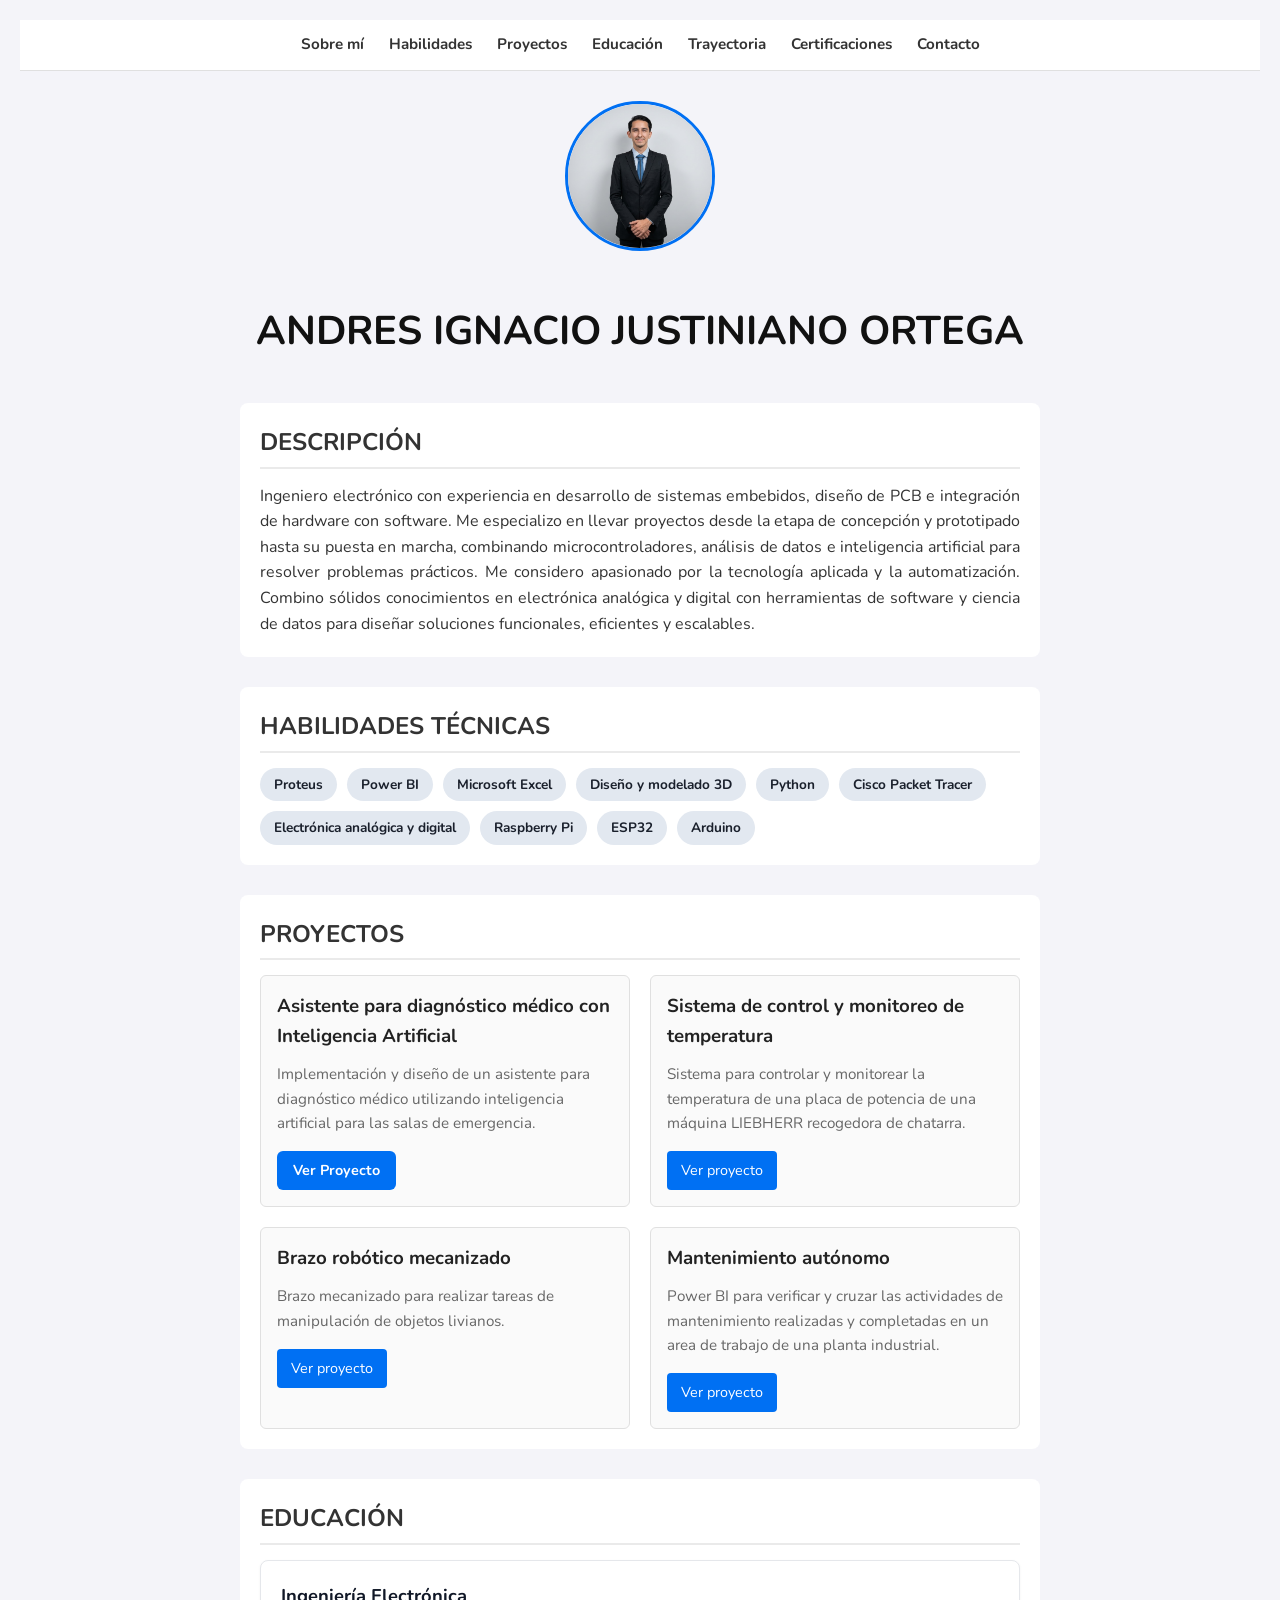
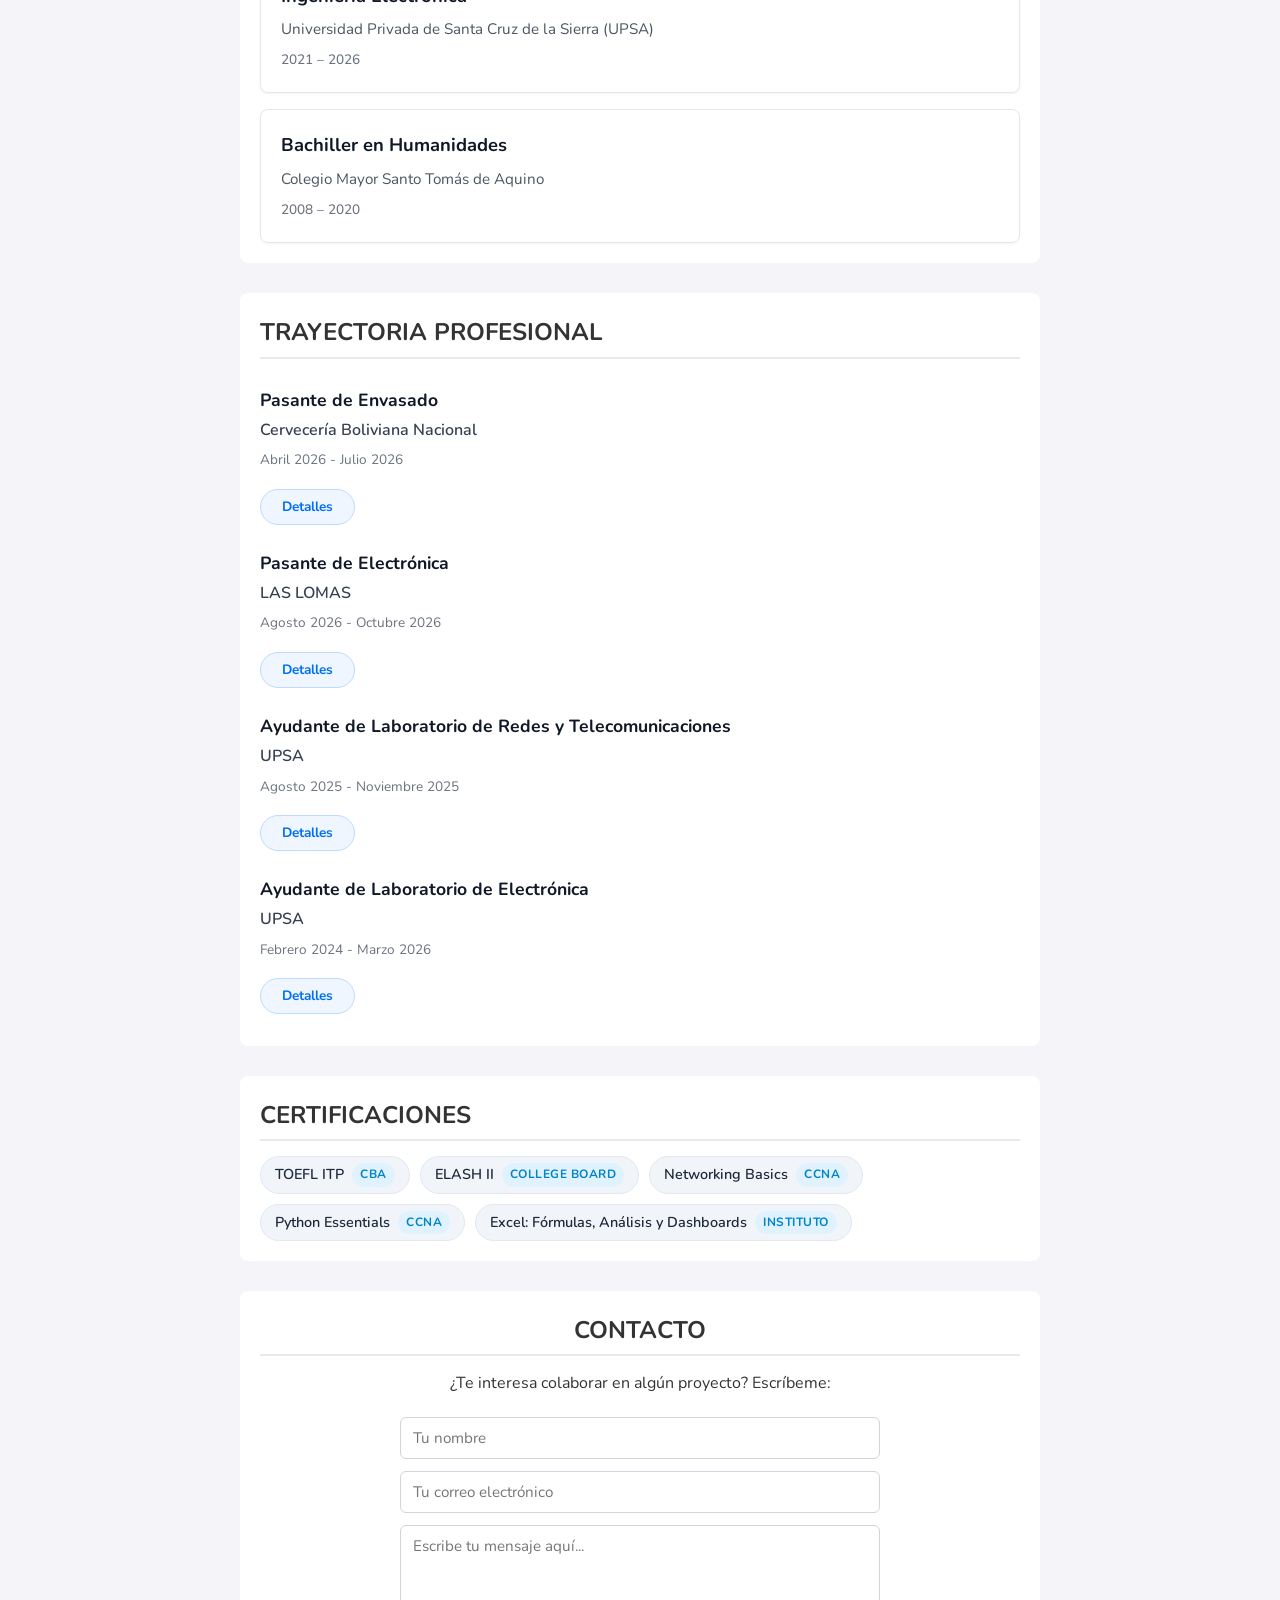
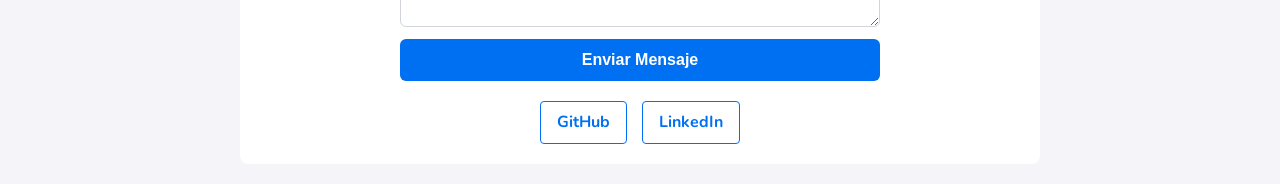
<file: index.html>
<!DOCTYPE html>
<html lang="es">
<head>
  <meta charset="UTF-8">
  <meta name="viewport" content="width=device-width, initial-scale=1.0">
  <title>Portafolio Personal</title>
  <link rel="stylesheet" href="style.css">
  
  <link rel="preconnect" href="https://fonts.googleapis.com">
  <link rel="preconnect" href="https://fonts.gstatic.com" crossorigin>
  <link href="https://fonts.googleapis.com/css2?family=Nunito:wght@400;600;700;800&display=swap" rel="stylesheet">
</head>
<body>

  <!-- Barra de Navegación -->
  <nav class="barra-navegacion">
    <ul>
      <li><a href="#sobre-mi">Sobre mí</a></li>
      <li><a href="#habilidades">Habilidades</a></li>
      <li><a href="#proyectos">Proyectos</a></li>
      <li><a href="#educacion animar-scroll">Educación</a></li>
      <li><a href="#trayectoria animar-scroll">Trayectoria</a></li>
      <li><a href="#certificaciones animar-scroll">Certificaciones</a></li>
      <li><a href="#contacto animar-scroll">Contacto</a></li>
    </ul>
  </nav>

  <!-- Encabezado con foto -->
  <header>
    <img src="foto_de_perfil.jpg" alt="Foto de perfil" class="foto-perfil">
    <h1>
      <span translate="no" class="notranslate">ANDRES IGNACIO JUSTINIANO ORTEGA</span>
    </h1>
  </header>

  <!-- Sección Sobre Mí -->
  <section id="sobre-mi">
    <h2>DESCRIPCIÓN</h2>
    <p style="text-align: justify;">Ingeniero electrónico con experiencia en desarrollo de sistemas 
      embebidos, diseño de PCB e integración de hardware con software. Me especializo en llevar 
      proyectos desde la etapa de concepción y prototipado hasta su puesta en marcha, combinando 
      microcontroladores, análisis de datos e inteligencia artificial para resolver problemas 
      prácticos. Me considero apasionado por la tecnología aplicada y la automatización. Combino 
      sólidos conocimientos en electrónica analógica y digital con herramientas de software y 
      ciencia de datos para diseñar soluciones funcionales, eficientes y escalables.</p>
  </section>

  <!-- Sección Habilidades -->
  <section id="habilidades">
    <h2>HABILIDADES TÉCNICAS</h2>
    <ul class="lista-habilidades animar-scroll">
      <li>Proteus</li>
      <li>Power BI</li>
      <li>Microsoft Excel</li>
      <li>Diseño y modelado 3D</li>
      <li>Python</li>
      <li>Cisco Packet Tracer</li>
      <li>Electrónica analógica y digital</li>
      <li>Raspberry Pi</li>
      <li>ESP32</li>
      <li>Arduino</li>
    </ul>
  </section>

  <!-- Sección Proyectos -->
  <section id="proyectos">
    <h2>PROYECTOS</h2>
    
    <div class="contenedor-proyectos">
      
      <article class="tarjeta-proyecto animar-scroll">
        <h3>Asistente para diagnóstico médico con Inteligencia Artificial</h3>
        <p>Implementación y diseño de un asistente para 
          diagnóstico médico utilizando inteligencia artificial para las salas de emergencia.</p>
        <a href="proyecto_asistente.html" class="boton-demo">Ver Proyecto</a>
      </article>

      <article class="tarjeta-proyecto animar-scroll">
        <h3>Sistema de control y monitoreo de temperatura</h3>
        <p>Sistema para controlar y monitorear la temperatura de una 
          placa de potencia de una máquina LIEBHERR recogedora de chatarra.
        </p>
        <a href="proyecto_liebherr.html" class="boton-proyecto">Ver proyecto</a>
      </article>

      <article class="tarjeta-proyecto animar-scroll">
        <h3>Brazo robótico mecanizado</h3>
        <p>Brazo mecanizado para realizar tareas de manipulación de objetos livianos.</p>
        <a href="proyecto_brazo.html" class="boton-proyecto">Ver proyecto</a>
      </article>

      <article class="tarjeta-proyecto animar-scroll">
        <h3>Mantenimiento autónomo</h3>
        <p>Power BI para verificar y cruzar las actividades de mantenimiento realizadas y completadas
          en un area de trabajo de una planta industrial.
        </p>
        <a href="proyecto_envasado.html" class="boton-proyecto">Ver proyecto</a>
      </article>

    </div>
  </section>

<!-- Sección Educación -->
<section id="educacion animar-scroll" class="tarjeta-info">
  <h2>EDUCACIÓN</h2>

  <div class="contenedor-tarjetas-edu animar-scroll">
    <!-- Tarjeta 1: Universidad -->
    <div class="tarjeta-edu">
      <h3>Ingeniería Electrónica</h3>
      <p class="institucion">Universidad Privada de Santa Cruz de la Sierra (UPSA)</p>
      <span class="fecha">2021 – 2026</span>
    </div>

    <!-- Tarjeta 2: Colegio -->
    <div class="tarjeta-edu animar-scroll">
      <h3>Bachiller en Humanidades</h3>
      <p class="institucion">Colegio Mayor Santo Tomás de Aquino</p>
      <span class="fecha">2008 – 2020</span>
    </div>
  </div>
</section>

<!-- Sección Trayectoria Profesional -->
<section id="trayectoria animar-scroll" class="tarjeta-info">
  <h2>TRAYECTORIA PROFESIONAL</h2>

  <div class="experiencia-item animar-scroll">
    <div class="experiencia-cabecera">
      <div class="experiencia-datos">
        <h3>Pasante de Envasado</h3>
        <p class="empresa">Cervecería Boliviana Nacional</p>
        <span class="fecha">Abril 2026 - Julio 2026</span>
      </div>

      <!-- Menú desplegable con botón a la derecha -->
      <details class="desplegable-detalles">
        <summary class="boton-detalles">Detalles</summary>
        <div class="contenido-detalles">
          <ul>
            <li>Soporte en proyecto de mantenimiento autónomo.</li>
            <li>Elaboración de documentación técnica.</li>
            <li>Análisis de datos, registros y métricas usando Power BI.</li>
            <li>Soporte en labores de inventario y almacén.</li>
          </ul>
        </div>
      </details>
    </div>
  </div>

  <!-- Experiencia 2 -->
  <div class="experiencia-item animar-scroll">
    <div class="experiencia-cabecera">
      <div class="experiencia-datos">
        <h3>Pasante de Electrónica</h3>
        <p class="empresa">LAS LOMAS</p>
        <span class="fecha">Agosto 2026 - Octubre 2026</span>
      </div>

      <details class="desplegable-detalles">
        <summary class="boton-detalles">Detalles</summary>
        <div class="contenido-detalles">
          <ul>
            <li>Elaboración de proyectos para el personal de la planta.</li>
            <li>Mantenimiento de maquinaria y equipos electrónicos.</li>
            <li>Apoyo en labores de inventario, almacén y documentación de registro.</li>
            <li>Soporte en labores de reparación automotriz.</li>
          </ul>
        </div>
      </details>
    </div>
  </div>

  <!-- Experiencia 3 -->
  <div class="experiencia-item animar-scroll">
    <div class="experiencia-cabecera">
      <div class="experiencia-datos">
        <h3>Ayudante de Laboratorio de Redes y Telecomunicaciones</h3>
        <p class="empresa">UPSA</p>
        <span class="fecha">Agosto 2025 - Noviembre 2025</span>
      </div>

      <details class="desplegable-detalles">
        <summary class="boton-detalles">Detalles</summary>
        <div class="contenido-detalles">
          <ul>
            <li>Asistencia y soporte durante sesiones de laboratorio.</li>
            <li>Mantenimiento de dispositivos como Routers, Switches y PCs.</li>
            <li>Inventario de materiales y equipos disponibles.</li>
            <li>Soporte tecnico tanto a estudiantes como maestros.</li>
          </ul>
        </div>
      </details>
    </div>
  </div>

  <!-- Experiencia 4 -->
  <div class="experiencia-item animar-scroll">
    <div class="experiencia-cabecera">
      <div class="experiencia-datos">
        <h3>Ayudante de Laboratorio de Electrónica</h3>
        <p class="empresa">UPSA</p>
        <span class="fecha">Febrero 2024 - Marzo 2026</span>
      </div>

      <details class="desplegable-detalles">
        <summary class="boton-detalles">Detalles</summary>
        <div class="contenido-detalles">
          <ul>
            <li>Soporte tecnico tanto a estudiantes como maestros.</li>
            <li>Gestion de inventario de componentes, materiales y herramientas.</li>
            <li>Mantenimiento de dispositivos electrónicos.</li>
            <li>Apoyo en proyectos de laboratorio.</li>
          </ul>
        </div>
      </details>
    </div>
  </div>

</section>

<!-- Sección Certificaciones -->
<section id="certificaciones animar-scroll" class="tarjeta-info">
  <h2>CERTIFICACIONES</h2>
  <div class="contenedor-tags">
    <div class="tag-certificacion animar-scroll">
      <span class="cert-nombre">TOEFL ITP</span>
      <span class="cert-emisor">CBA</span>
    </div>

    <div class="tag-certificacion animar-scroll">
      <span class="cert-nombre">ELASH II</span>
      <span class="cert-emisor">COLLEGE BOARD</span>
    </div>

    <div class="tag-certificacion animar-scroll">
      <span class="cert-nombre">Networking Basics</span>
      <span class="cert-emisor">CCNA</span>
    </div>

    <div class="tag-certificacion animar-scroll">
      <span class="cert-nombre">Python Essentials</span>
      <span class="cert-emisor">CCNA</span>
    </div>

    <div class="tag-certificacion animar-scroll">
      <span class="cert-nombre">Excel: Fórmulas, Análisis y Dashboards</span>
      <span class="cert-emisor">INSTITUTO</span>
    </div>
  </div>
</section>

  <!-- Contacto -->
  <footer id="contacto animar-scroll">
    <h2>CONTACTO</h2>
    <p>¿Te interesa colaborar en algún proyecto? Escríbeme:</p>

    <!-- Formulario de Formspree -->
    <form action="https://formspree.io/f/xvkglbeq" method="POST" class="formulario-contacto">
      <input type="text" name="name" placeholder="Tu nombre" required>
      <input type="email" name="email" placeholder="Tu correo electrónico" required>
      <textarea name="message" rows="4" placeholder="Escribe tu mensaje aquí..." required></textarea>
      <button type="submit" class="boton-enviar">Enviar Mensaje</button>
    </form>

    <div class="redes-contacto animar-scroll">
      <a href="https://github.com/andresjustinianoortega" target="_blank" class="enlace-contacto">GitHub</a>
      <a href="https://www.linkedin.com/in/andresignaciojustinianoortega/?isSelfProfile=true" target="_blank" class="enlace-contacto">LinkedIn</a>
    </div>
  </footer>
  
  <script>
  const observador = new IntersectionObserver((entradas) => {
    entradas.forEach((entrada) => {
      if (entrada.isIntersecting) {
        entrada.target.classList.add('visible'); // Aparece al llegar a él
      }
    });
  }, { threshold: 0.1 }); // Se activa cuando se asoma un 10% del elemento

  // Le aplica el observador a todo lo que tenga la clase .animar-scroll
  document.querySelectorAll('.animar-scroll').forEach((el) => observador.observe(el));
</script>

</body>
</html>
</file>
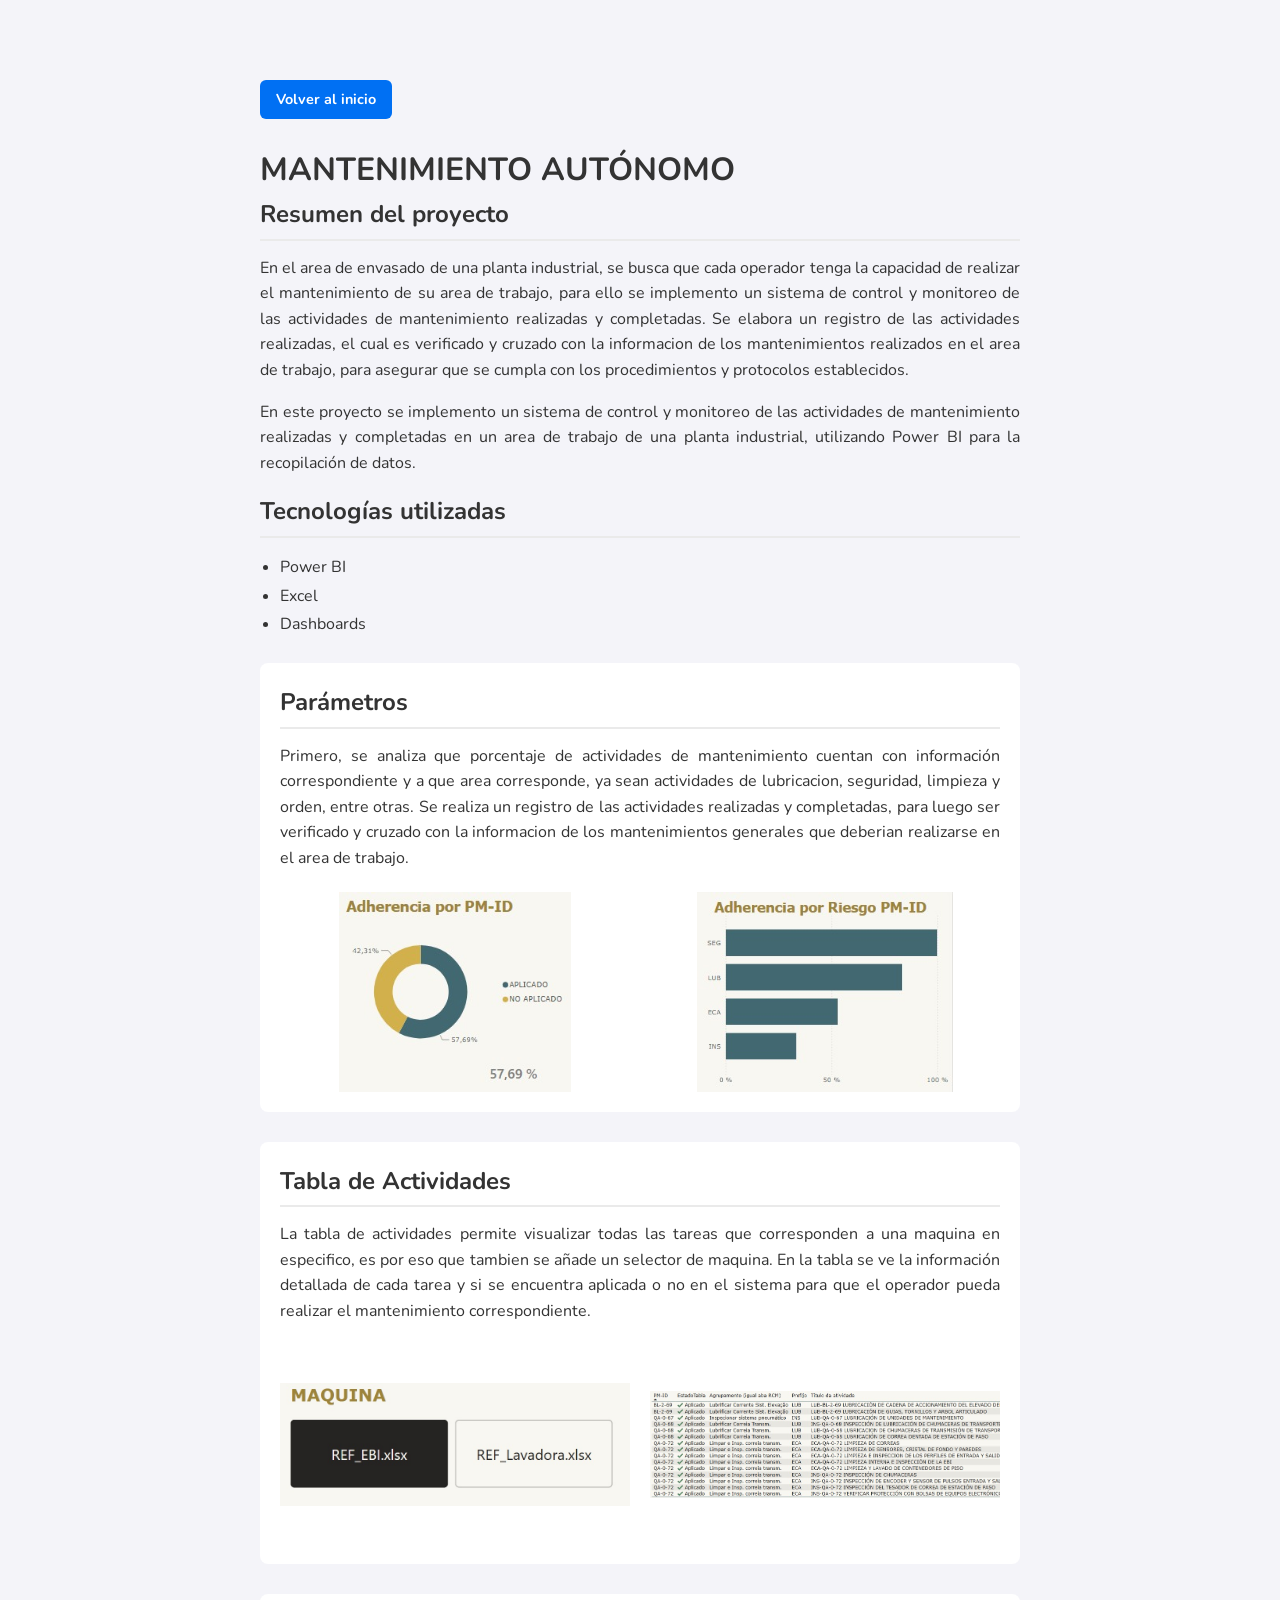
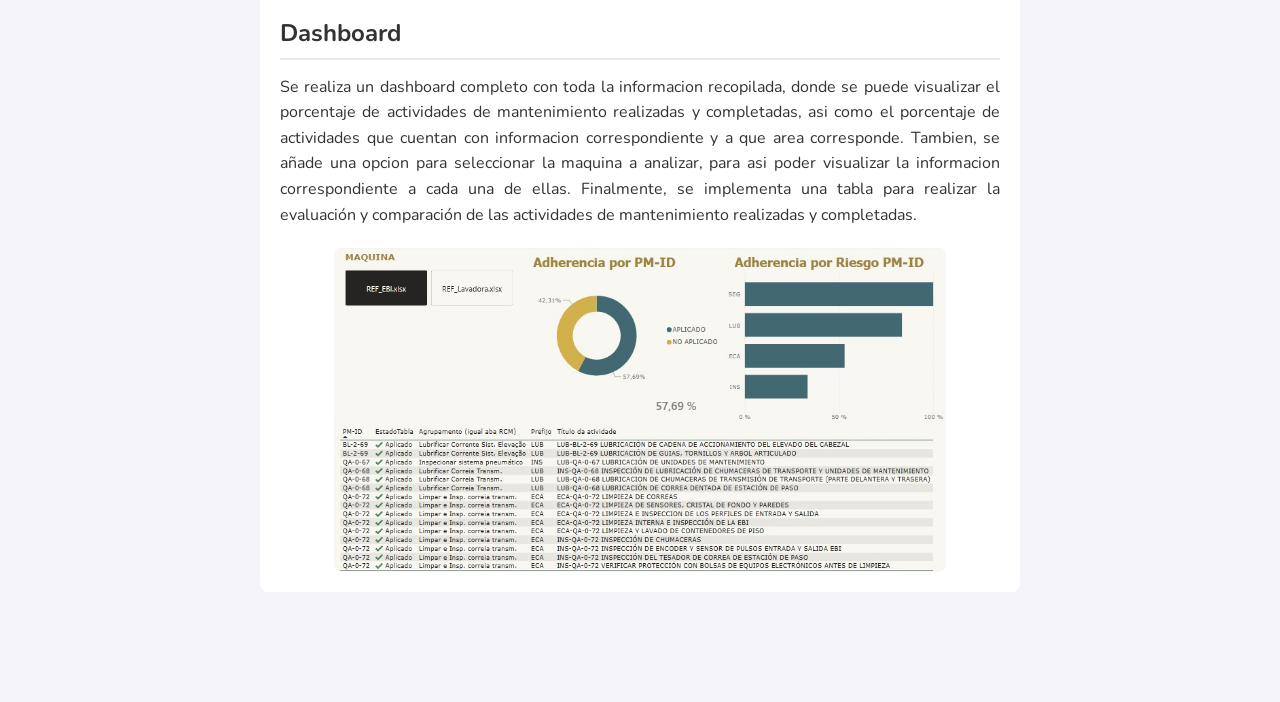
<file: proyecto_envasado.html>
<!DOCTYPE html>
<html lang="es">
<head>
  <meta charset="UTF-8">
  <meta name="viewport" content="width=device-width, initial-scale=1.0">
  <title>Mantenimiento autónomo</title>
  <!-- Reutilizamos tu mismo archivo de estilos -->
  <link rel="stylesheet" href="style.css">
  
  <link rel="preconnect" href="https://fonts.googleapis.com">
  <link rel="preconnect" href="https://fonts.gstatic.com" crossorigin>
  <link href="https://fonts.googleapis.com/css2?family=Nunito:wght@400;600;700;800&display=swap" rel="stylesheet">  
</head>
<body>

  <!-- Contenedor central -->
  <main class="contenedor-principal" style="max-width: 800px; margin: 40px auto; padding: 20px;">
    
    <!-- Botón para regresar al inicio -->
    <a href="index.html" class="boton-demo">Volver al inicio</a>

    <h1>MANTENIMIENTO AUTÓNOMO</h1>

    <h2>Resumen del proyecto</h2>
    <p style="line-height: 1.6; margin-bottom: 16px; text-align: justify;">
      En el area de envasado de una planta industrial, se busca que cada operador tenga la capacidad 
      de realizar el mantenimiento de su area de trabajo, para ello se implemento un sistema de
      control y monitoreo de las actividades de mantenimiento realizadas y completadas. Se elabora
      un registro de las actividades realizadas, el cual es verificado y cruzado con la informacion
      de los mantenimientos realizados en el area de trabajo, para asegurar que se cumpla con los 
      procedimientos y protocolos establecidos.
    </p>
    <p style="line-height: 1.6; margin-bottom: 16px; text-align: justify;">
      En este proyecto se implemento un sistema de control y monitoreo de las actividades de mantenimiento
      realizadas y completadas en un area de trabajo de una planta industrial, utilizando Power BI para la 
      recopilación de datos.
    </p>

    <h2>Tecnologías utilizadas</h2>
    <ul style="padding-left: 20px; line-height: 1.8; margin-bottom: 24px;">
      <li>Power BI</li>
      <li>Excel</li>
      <li>Dashboards</li>
    </ul>

  <!-- 1. Parametros -->
    <section class="seccion-detalle animar-scroll">
      <h2>Parámetros</h2>
      <p style="text-align: justify;">
        Primero, se analiza que porcentaje de actividades de mantenimiento cuentan con información 
        correspondiente y a que area corresponde, ya sean actividades de lubricacion, seguridad,
        limpieza y orden, entre otras. Se realiza un registro de las actividades realizadas y completadas,
        para luego ser verificado y cruzado con la informacion de los mantenimientos generales que
        deberian realizarse en el area de trabajo.
      </p>
      <div class="galeria-fotos animar-scroll">
        <img src="adherencia.png" alt="Adherencia por PM ID" class="img-detalle">
        <img src="riesgo.png" alt="Análisis por riesgo" class="img-detalle">
        </div>
    </section>

    <!-- 2. Tabla -->
    <section class="seccion-detalle animar-scroll">
      <h2>Tabla de Actividades</h2>
      <p style="text-align: justify;">
        La tabla de actividades permite visualizar todas las tareas que corresponden a una maquina
        en especifico, es por eso que tambien se añade un selector de maquina. En la tabla se ve
        la información detallada de cada tarea y si se encuentra aplicada o no en el sistema
        para que el operador pueda realizar el mantenimiento correspondiente.
      </p>
      <div class="galeria-fotos animar-scroll">
        <img src="selector_de_maquina.png" alt="Seleccionar maquina" class="img-detalle">
        <img src="tabla_comparacion.png" alt="Tabla de Comparación" class="img-detalle">
      </div>
    </section>

    <!-- 3. Dashboard completo -->
    <section class="seccion-detalle animar-scroll">
      <h2>Dashboard</h2>
      <p style="text-align: justify;">
        Se realiza un dashboard completo con toda la informacion recopilada, donde se puede visualizar
        el porcentaje de actividades de mantenimiento realizadas y completadas, asi como el porcentaje de 
        actividades que cuentan con informacion correspondiente y a que area corresponde. Tambien, se añade
        una opcion para seleccionar la maquina a analizar, para asi poder visualizar la informacion 
        correspondiente a cada una de ellas. Finalmente, se implementa una tabla para realizar la 
        evaluación y comparación de las actividades de mantenimiento realizadas y completadas.
      <div class="contenedor-centrado animar-scroll">
        <img src="dashboard.png" alt="Dashboard Power BI">
       </div>
    </section>

      <script>
    const observador = new IntersectionObserver((entradas) => {
      entradas.forEach((entrada) => {
        if (entrada.isIntersecting) {
          entrada.target.classList.add('visible'); // Aparece al llegar a él
        }
      });
    }, { threshold: 0.1 }); // Se activa cuando se asoma un 10% del elemento

    // Le aplica el observador a todo lo que tenga la clase .animar-scroll
    document.querySelectorAll('.animar-scroll').forEach((el) => observador.observe(el));
  </script>

  </main>

</body>
</html>
</file>
<file: style.css>
html {
  scroll-behavior: smooth; /* Hace que el desplazamiento sea fluido y animado */
}

/* 1. Reset básico y tipografía general */
* {
  margin: 0;
  padding: 0;
  box-sizing: border-box;
}

h1 {
  margin-top: 25px;
}

body {
  font-family: 'Nunito', system-ui, -apple-system, sans-serif;
  background-color: #f4f4f9;
  color: #333333;
  line-height: 1.6;
  padding: 20px;
}

/* 2. Encabezado principal */
header {
  text-align: center;
  margin-bottom: 40px;
}

header h1 {
  font-size: 2.5rem;
  color: #111111;
}

/* 3. Secciones generales */
section {
  scroll-margin-top: 90px;
  max-width: 800px;
  margin: 0 auto 30px auto; /* Centra el contenido en la pantalla */
  background: #ffffff;
  padding: 20px;
  border-radius: 8px;
}

h2 {
  margin-bottom: 15px;
  border-bottom: 2px solid #eaeaea;
  padding-bottom: 5px;
}   
/* 4. Contenedor flexible de proyectos */
.contenedor-proyectos {
  display: flex;
  gap: 20px; /* Espacio entre cada tarjeta */
  flex-wrap: wrap; /* Si la pantalla es pequeña, baja la siguiente tarjeta */
}

/* 5. Estilo individual de cada tarjeta */
.tarjeta-proyecto {
  flex: 1; /* Hace que ambas tarjetas tengan el mismo ancho */
  min-width: 250px; /* Evita que se encojan demasiado */
  border: 1px solid #e0e0e0;
  padding: 16px;
  border-radius: 6px;
  background-color: #fafafa;
}

.tarjeta-proyecto h3 {
  margin-bottom: 10px;
  color: #222222;
}

.tarjeta-proyecto p {
  margin-bottom: 16px;
  color: #666666;
  font-size: 0.95rem;
}

/* 6. Convertir el enlace en un botón */
.boton-proyecto {
  display: inline-block;
  text-decoration: none; /* Quita el subrayado azul feo por defecto */
  background-color: #0070f3;
  color: #ffffff;
  padding: 8px 14px;
  border-radius: 4px;
  font-size: 0.9rem;
}

.boton-proyecto:hover {
  background-color: #0051bb; /* Cambia a un azul más oscuro al pasar el mouse */
}

/* 7. Lista de habilidades */
.lista-habilidades {
  list-style: none; /* Elimina los puntos negros por defecto */
  display: flex;
  flex-wrap: wrap; /* Pasa a la siguiente línea si no caben */
  gap: 10px; /* Separación entre cada etiqueta */
}

.lista-habilidades li {
  background-color: #e2e8f0;
  color: #1a202c;
  padding: 6px 14px;
  border-radius: 20px; /* Hace los bordes completamente redondeados (forma de pastilla) */
  font-size: 0.85rem;
  font-weight: bold;
}

/* 8. Foto de perfil */
.foto-perfil {
  width: 150px;
  height: 150px;
  border-radius: 50%; /* La hace perfectamente circular */
  object-fit: cover; /* Evita que la foto se deforme o estire */
  margin-bottom: 15px;
  border: 3px solid #0070f3; /* Borde de color alrededor */
}

/* 9. Sección de contacto y enlaces */
footer {
  max-width: 800px;
  margin: 0 auto;
  background: #ffffff;
  padding: 20px;
  border-radius: 8px;
  text-align: center;
}

.redes-contacto {
  display: flex;
  justify-content: center; /* Centra los botones horizontalmente */
  gap: 15px;
  margin-top: 15px;
  flex-wrap: wrap;
}

.enlace-contacto {
  text-decoration: none;
  color: #0070f3;
  font-weight: bold;
  padding: 8px 16px;
  border: 1px solid #0070f3;
  border-radius: 4px;
}

.enlace-contacto:hover {
  background-color: #0070f3;
  color: #ffffff;
}

/* 10. Barra de navegación */
.barra-navegacion {
  background-color: #ffffff;
  border-bottom: 1px solid #e0e0e0;
  padding: 12px 15px;
  position: sticky;
  top: 0;
  z-index: 100;
  margin-bottom: 30px;
}

.barra-navegacion ul {
  list-style: none;
  display: flex;
  justify-content: center; /* En PC se centra */
  gap: 25px;
  overflow-x: auto; /* Permite deslizar horizontalmente si no cabe */
  white-space: nowrap; /* Evita que el texto de un enlace se corte en dos líneas */
  -webkit-overflow-scrolling: touch; /* Hace que el deslizamiento en iPhone sea suave */
}

/* Regla especial para celulares */
@media (max-width: 600px) {
  .barra-navegacion ul {
    justify-content: flex-start; /* En celular alinea a la izquierda para poder deslizar */
  }
}

.barra-navegacion a {
  text-decoration: none;
  color: #333333;
  font-weight: bold;
  font-size: 0.95rem;
}

.barra-navegacion a:hover {
  color: #0070f3;
}

/* Formulario de contacto */
.formulario-contacto {
  display: flex;
  flex-direction: column;
  gap: 12px;
  max-width: 480px;
  margin: 20px auto;
  text-align: left;
}

.formulario-contacto input,
.formulario-contacto textarea {
  width: 100%;
  padding: 10px 12px;
  border: 1px solid #d1d5db;
  border-radius: 6px;
  font-family: inherit;
  font-size: 0.95rem;
}

.formulario-contacto input:focus,
.formulario-contacto textarea:focus {
  outline: none;
  border-color: #0070f3;
}

.boton-enviar {
  background-color: #0070f3;
  color: #ffffff;
  border: none;
  padding: 12px;
  border-radius: 6px;
  font-weight: bold;
  cursor: pointer;
  font-size: 1rem;
}

.boton-enviar:hover {
  background-color: #0051bb;
}

.boton-demo {
  display: inline-block;
  text-decoration: none;
  background-color: #0070f3;
  color: #ffffff;
  padding: 8px 16px;
  border-radius: 6px;
  font-size: 0.9rem;
  font-weight: bold;
  transition: background-color 0.2s;
}

.boton-demo:hover {
  background-color: #0051bb;
}

/* Estado inicial: invisible y 30px más abajo */
.animar-scroll {
  opacity: 0;
  transform: translateY(30px);
  transition: opacity 0.6s ease-out, transform 0.6s ease-out;
}

/* Estado activo: visible en su posición original */
.animar-scroll.visible {
  opacity: 1;
  transform: translateY(0);
}

/* Cuadrícula de 2 columnas iguales */
.galeria-fotos {
  display: grid;
  grid-template-columns: 1fr 1fr; /* Exactamente 2 columnas */
  gap: 20px;                      /* Espacio entre filas y columnas */
  margin-top: 20px;
}

/* Formato para cada imagen del componente */
.img-detalle {
  width: 100%;
  height: 200px;         /* Altura pareja para todas */
  object-fit: contain;   /* Muestra la pieza completa sin deformarla */
  background: transparent; /* Sin fondo gris */
  border: none;          /* Sin marco/borde */
  padding: 0;            /* Sin relleno interno */
}

.contenedor-tags {
  display: flex;
  flex-wrap: wrap;
  gap: 10px;
}

.tag-habilidad {
  background-color: #e5edf5;       /* El mismo tono azulado/gris claro */
  color: #1f2937;
  padding: 8px 18px;
  border-radius: 9999px;          /* Forma de píldora redondeada */
  font-size: 0.95rem;
  font-weight: 500;
  display: inline-block;
}

.tag-certificacion {
  display: inline-flex;
  align-items: center;
  gap: 8px;
  background-color: #f1f5f9;
  border: 1px solid #e2e8f0;
  padding: 6px 14px;
  border-radius: 9999px;
  font-size: 0.9rem;
}

.cert-nombre {
  font-weight: 600;
  color: #1e293b;
}

.cert-emisor {
  font-size: 0.75rem;
  font-weight: 700;
  color: #0284c7;             /* Azul para identificar la institución */
  background-color: #e0f2fe;  /* Pastillita interna más suave */
  padding: 2px 8px;
  border-radius: 9999px;
  text-transform: uppercase;
  letter-spacing: 0.5px;
}

.experiencia-item {
  padding: 12px 0;
}

.experiencia-cabecera {
  display: grid;
  justify-content: space-between;
  align-items: flex-start;
  flex-wrap: wrap;
  gap: 16px;
}

.experiencia-datos h3 {
  margin: 0 0 4px 0;
  font-size: 1.1rem;
  color: #111827;
}

.empresa {
  margin: 0 0 4px 0;
  color: #374151;
  font-weight: 600;
}

.fecha {
  font-size: 0.85rem;
  color: #6b7280;
}

/* Botón estilo píldora a la derecha */
.desplegable-detalles {
  position: relative;
}

.boton-detalles {
  display: block;             /* Controla el tamaño exacto */
  width: 95px;                /* Mismo ancho fijo para todos */
  box-sizing: border-box;
  text-align: center;         /* Centra la palabra "Detalles" */
  padding: 6px 0;             /* Alto prolijo */
  cursor: pointer;
  background-color: #eff6ff;
  color: #0070f3;
  border: 1px solid #bfdbfe;
  border-radius: 9999px;
  font-size: 0.85rem;
  font-weight: 700;
  user-select: none;
  list-style: none;
}

.boton-detalles::-webkit-details-marker {
  display: none;
}

.boton-detalles::-webkit-details-marker {
  display: none; /* Compatibilidad Safari/Chrome */
}

.boton-detalles:hover {
  background-color: #0070f3;
  color: #ffffff;
}

/* Contenido que se despliega abajo con fondo sutil */
.contenido-detalles {
  margin-top: 14px;
  padding: 14px 18px;
  background-color: #f9fafb;
  border-radius: 8px;
  border: 1px solid #e5e7eb;
}

.contenido-detalles ul {
  margin: 0;
  padding-left: 18px;
}

.contenido-detalles li {
  color: #4b5563;
  line-height: 1.6;
  font-size: 0.92rem;
  margin-bottom: 6px;
}

.contenido-detalles li:last-child {
  margin-bottom: 0;
}

/* Contenedor: pone las tarjetas en cuadrícula o apiladas */
.contenedor-tarjetas-edu {
  display: flex;
  flex-direction: column;
  gap: 16px;
  margin-top: 14px;
}

/* Tarjeta individual idéntica a la de los proyectos */
.tarjeta-edu {
  background: #ffffff;
  border: 1px solid #e5e7eb;
  border-radius: 8px;
  padding: 20px;
  box-shadow: 0 1px 3px rgba(0, 0, 0, 0.05);
}

.tarjeta-edu h3 {
  margin: 0 0 8px 0;
  font-size: 1.15rem;
  font-weight: 700;
  color: #111827;
}

.tarjeta-edu .institucion {
  margin: 0 0 6px 0;
  color: #4b5563;
  font-size: 0.95rem;
  line-height: 1.5;
}

.tarjeta-edu .fecha {
  display: inline-block;
  color: #6b7280;
  font-size: 0.85rem;
  font-weight: 500;
}

.contenedor-centrado {
  display: flex;
  justify-content: center;
  margin-top: 20px;
}

.contenedor-centrado img {
  max-width: 85%;
  height: auto;
  border-radius: 8px;
}
</file>
